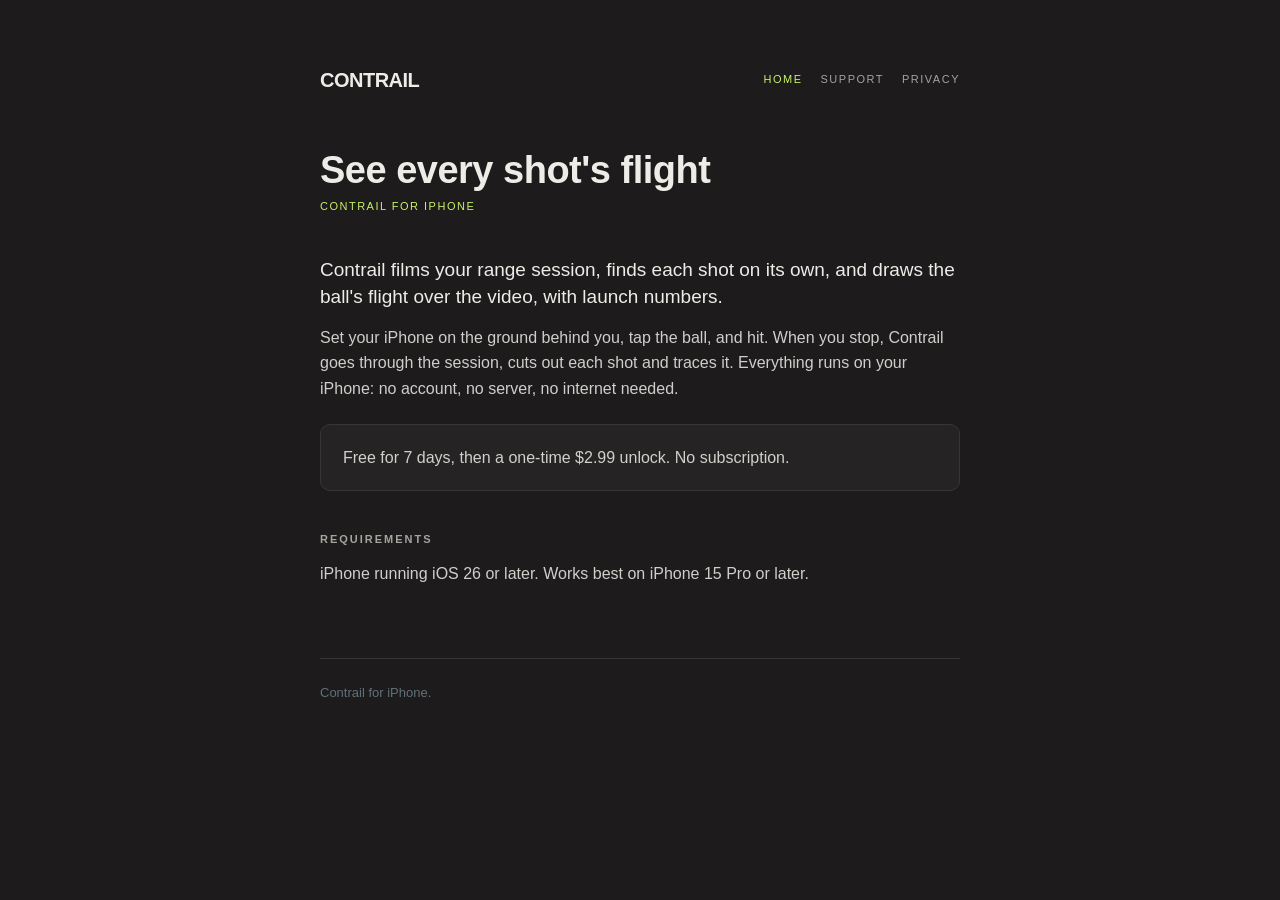
<file: index.html>
<!doctype html><html lang="en"><head><meta charset="utf-8">
<meta name="viewport" content="width=device-width,initial-scale=1">
<title>Contrail — Contrail</title><link rel="stylesheet" href="style.css"></head><body><div class="wrap">
<header><div class="mark">Contrail</div><nav>
<a href="./" aria-current="page">Home</a>
<a href="support.html" >Support</a>
<a href="privacy.html" >Privacy</a>
</nav></header>
<h1>See every shot's flight</h1>
<div class="updated">Contrail for iPhone</div>
<p class="lead">Contrail films your range session, finds each shot on its own, and draws the
ball's flight over the video, with launch numbers.</p>
<p>Set your iPhone on the ground behind you, tap the ball, and hit. When you stop, Contrail
goes through the session, cuts out each shot and traces it. Everything runs on your iPhone:
no account, no server, no internet needed.</p>
<div class="card"><p style="margin:0">Free for 7 days, then a one-time $2.99 unlock. No subscription.</p></div>
<h2>Requirements</h2><p>iPhone running iOS 26 or later. Works best on iPhone 15 Pro or later.</p>
<footer>Contrail for iPhone.</footer></div></body></html>
</file>
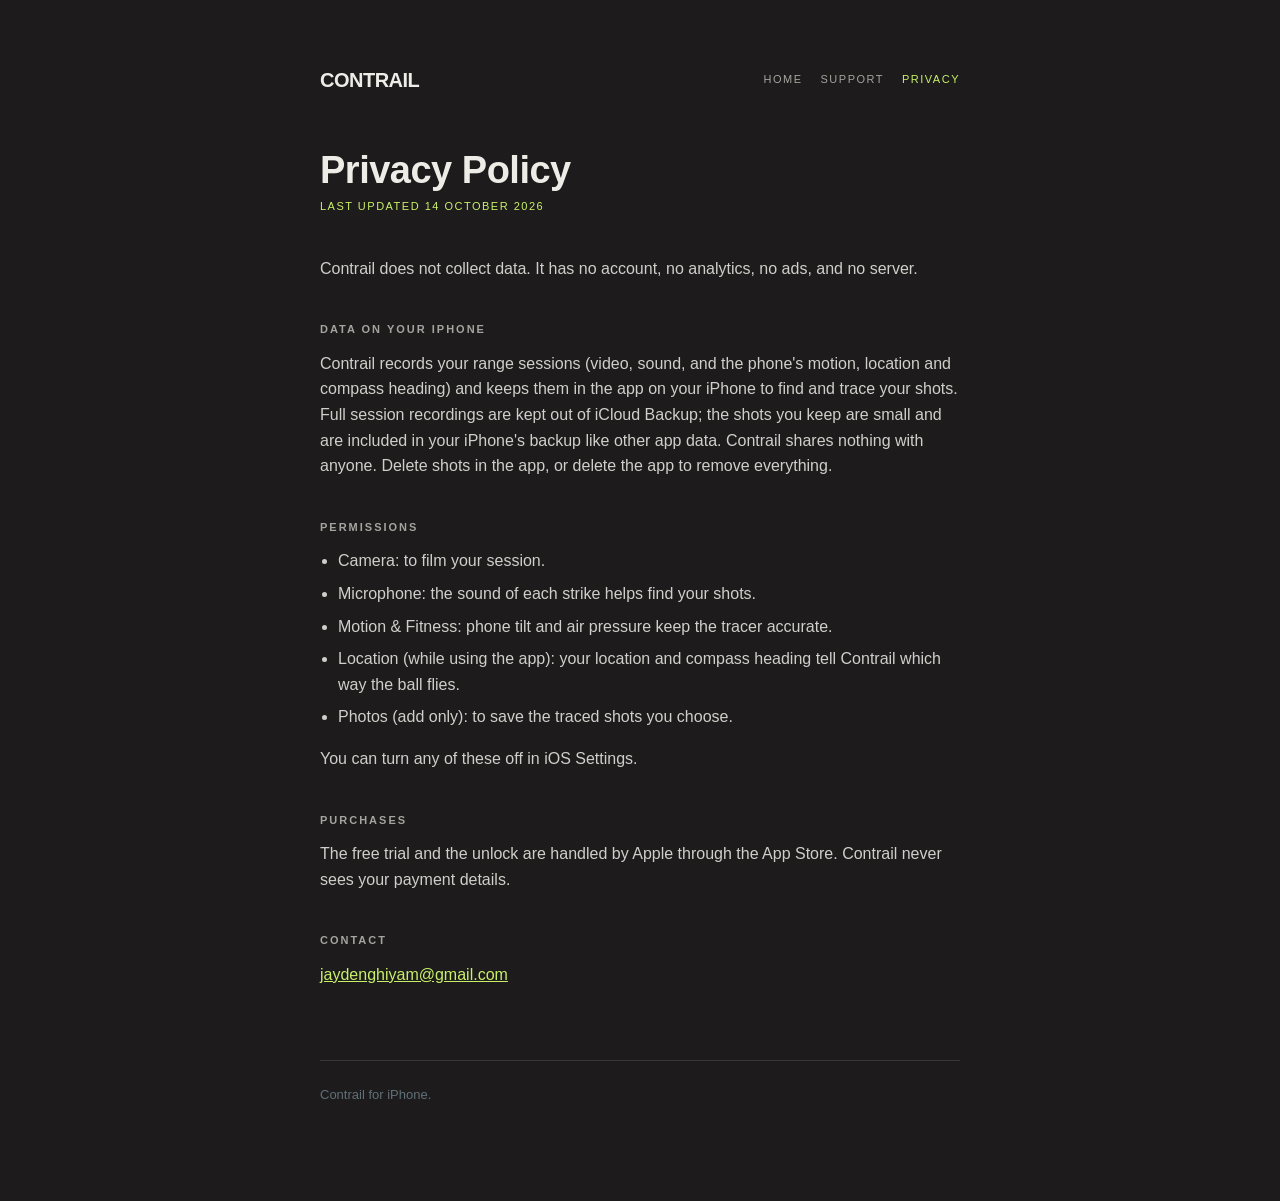
<file: privacy.html>
<!doctype html><html lang="en"><head><meta charset="utf-8">
<meta name="viewport" content="width=device-width,initial-scale=1">
<title>Privacy — Contrail</title><link rel="stylesheet" href="style.css"></head><body><div class="wrap">
<header><div class="mark">Contrail</div><nav>
<a href="./" >Home</a>
<a href="support.html" >Support</a>
<a href="privacy.html" aria-current="page">Privacy</a>
</nav></header>
<h1>Privacy Policy</h1>
<div class="updated">Last updated 14 October 2026</div>
<p>Contrail does not collect data. It has no account, no analytics, no ads, and no server.</p>
<h2>Data on your iPhone</h2>
<p>Contrail records your range sessions (video, sound, and the phone's motion, location and
compass heading) and keeps them in the app on your iPhone to find and trace your shots.
Full session recordings are kept out of iCloud Backup; the shots you keep are small and are
included in your iPhone's backup like other app data. Contrail shares nothing with anyone.
Delete shots in the app, or delete the app to remove everything.</p>
<h2>Permissions</h2>
<ul>
<li>Camera: to film your session.</li>
<li>Microphone: the sound of each strike helps find your shots.</li>
<li>Motion &amp; Fitness: phone tilt and air pressure keep the tracer accurate.</li>
<li>Location (while using the app): your location and compass heading tell Contrail which way the ball flies.</li>
<li>Photos (add only): to save the traced shots you choose.</li>
</ul>
<p>You can turn any of these off in iOS Settings.</p>
<h2>Purchases</h2>
<p>The free trial and the unlock are handled by Apple through the App Store. Contrail never sees
your payment details.</p>
<h2>Contact</h2><p><a href="mailto:jaydenghiyam@gmail.com">jaydenghiyam@gmail.com</a></p>
<footer>Contrail for iPhone.</footer></div></body></html>
</file>
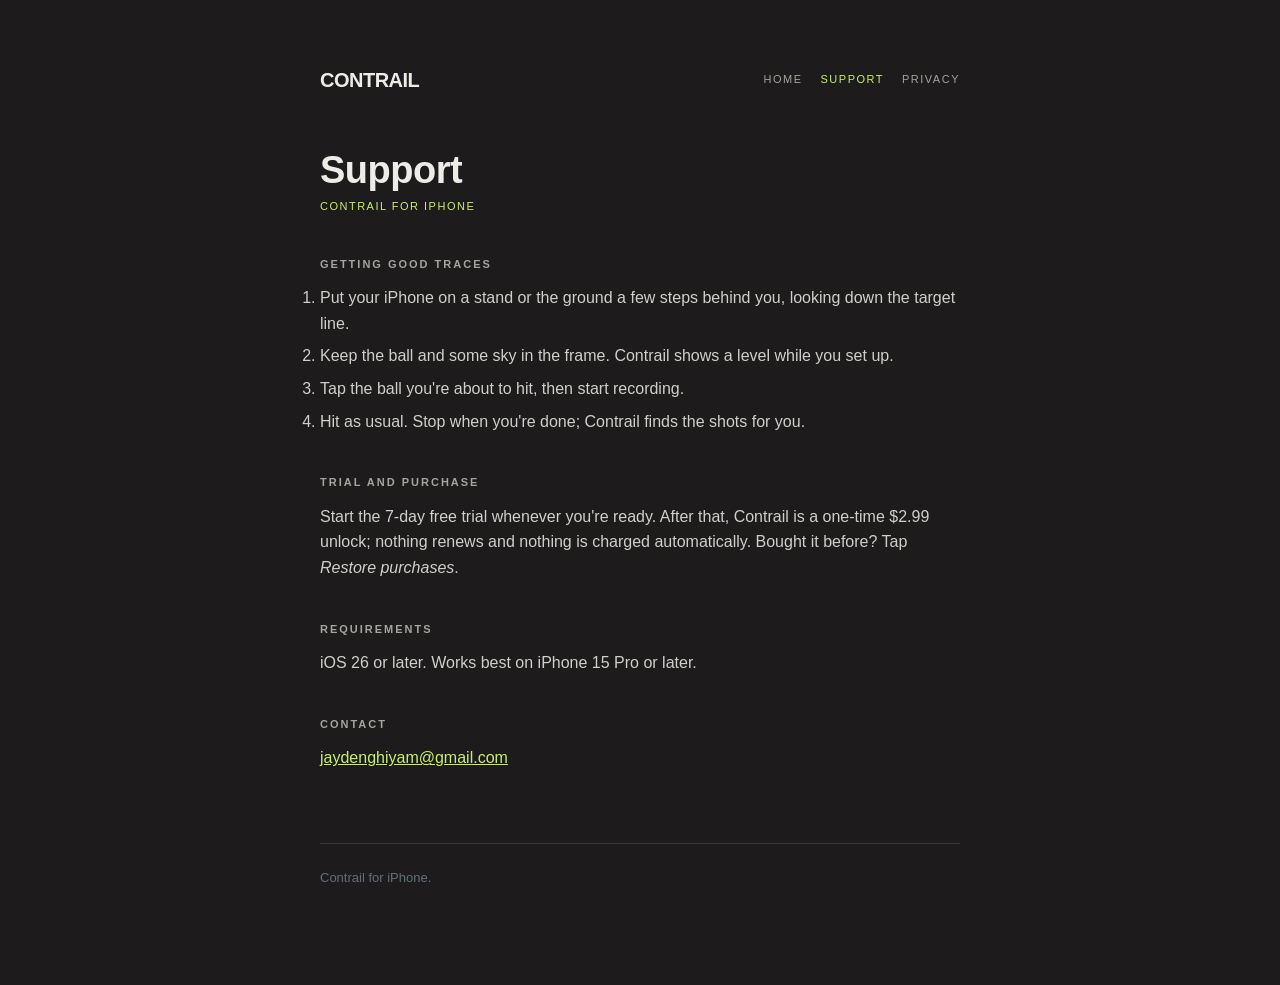
<file: support.html>
<!doctype html><html lang="en"><head><meta charset="utf-8">
<meta name="viewport" content="width=device-width,initial-scale=1">
<title>Support — Contrail</title><link rel="stylesheet" href="style.css"></head><body><div class="wrap">
<header><div class="mark">Contrail</div><nav>
<a href="./" >Home</a>
<a href="support.html" aria-current="page">Support</a>
<a href="privacy.html" >Privacy</a>
</nav></header>
<h1>Support</h1>
<div class="updated">Contrail for iPhone</div>
<h2>Getting good traces</h2>
<ol>
<li>Put your iPhone on a stand or the ground a few steps behind you, looking down the target line.</li>
<li>Keep the ball and some sky in the frame. Contrail shows a level while you set up.</li>
<li>Tap the ball you're about to hit, then start recording.</li>
<li>Hit as usual. Stop when you're done; Contrail finds the shots for you.</li>
</ol>
<h2>Trial and purchase</h2>
<p>Start the 7-day free trial whenever you're ready. After that, Contrail is a one-time $2.99
unlock; nothing renews and nothing is charged automatically. Bought it before? Tap
<em>Restore purchases</em>.</p>
<h2>Requirements</h2>
<p>iOS 26 or later. Works best on iPhone 15 Pro or later.</p>
<h2>Contact</h2><p><a href="mailto:jaydenghiyam@gmail.com">jaydenghiyam@gmail.com</a></p>
<footer>Contrail for iPhone.</footer></div></body></html>
</file>
<file: style.css>
:root{
  --ink:#1d1b1c; --surface:#262324; --line:#3a3638;
  --text:#eeece7; --muted:#a5a49f; --dim:#607179; --accent:#c8f169;
}
*{margin:0;padding:0;box-sizing:border-box}
body{background:var(--ink);color:var(--text);
  font-family:-apple-system,BlinkMacSystemFont,"Segoe UI",Helvetica,Arial,sans-serif;
  line-height:1.6;-webkit-font-smoothing:antialiased}
.wrap{max-width:680px;margin:0 auto;padding:64px 20px 96px}
header{display:flex;align-items:center;gap:10px;margin-bottom:56px}
.mark{font-size:20px;font-weight:700;letter-spacing:-.5px;text-transform:uppercase}
nav{margin-left:auto;display:flex;gap:18px}
nav a{color:var(--muted);text-decoration:none;font-size:11px;font-weight:500;
  letter-spacing:1.5px;text-transform:uppercase}
nav a:hover,nav a[aria-current]{color:var(--accent)}
h1{font-size:38px;font-weight:600;line-height:.95;letter-spacing:-.5px;margin-bottom:10px}
.updated{font-size:11px;font-weight:500;letter-spacing:1.5px;text-transform:uppercase;
  color:var(--accent);margin-bottom:40px}
h2{font-size:11px;font-weight:600;letter-spacing:2px;text-transform:uppercase;
  color:var(--muted);margin:40px 0 12px}
h3{font-size:17px;font-weight:600;margin:26px 0 6px}
p{margin-bottom:14px;color:rgba(238,236,231,.86)}
ul{margin:0 0 16px 18px}
li{margin-bottom:7px;color:rgba(238,236,231,.86)}
.lead{font-size:19px;line-height:1.45;color:var(--text)}
.card{background:var(--surface);border:1px solid var(--line);border-radius:10px;
  padding:20px 22px;margin:22px 0}
footer{margin-top:72px;padding-top:24px;border-top:1px solid var(--line);
  font-size:13px;color:var(--dim)}
a{color:var(--accent)}
@media(max-width:520px){h1{font-size:30px}.wrap{padding:40px 20px 72px}}
</file>
